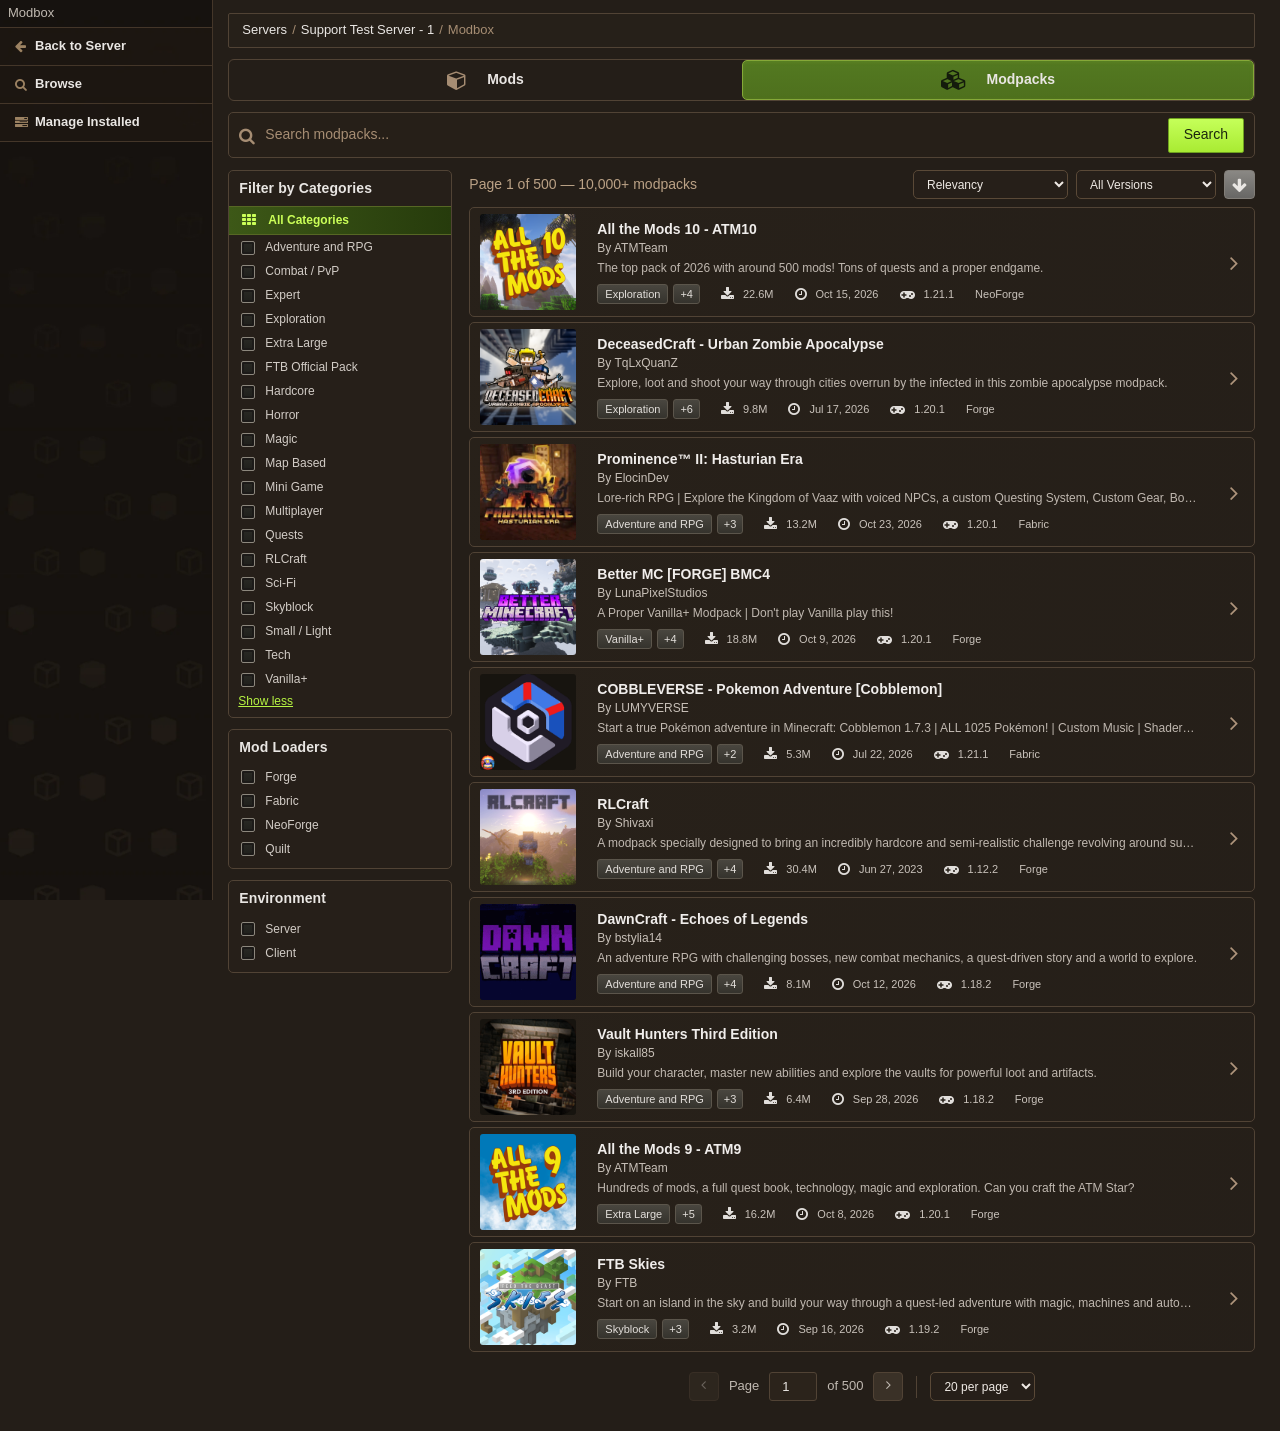
<file: index.html>
<!doctype html>
<html lang="en">
<head>
  <meta charset="utf-8">
  <meta name="viewport" content="width=device-width, initial-scale=1">
  <meta name="description" content="Static concept for browsing modpacks inside the Apex Hosting Modbox panel.">
  <title>Modbox — Modpacks concept</title>
  <link rel="icon" href="assets/cube.svg" type="image/svg+xml">
  <link rel="stylesheet" href="styles.css">
</head>
<body>
  <aside class="panel-sidebar" aria-label="Modbox navigation">
    <div class="sidebar-title">Modbox</div>
    <div class="panel-nav-item"><i class="fa" aria-hidden="true">&#xf060;</i>Back to Server</div>
    <div class="panel-nav-item" aria-current="page"><i class="fa" aria-hidden="true">&#xf002;</i>Browse</div>
    <div class="panel-nav-item"><i class="fa" aria-hidden="true">&#xf0ae;</i>Manage Installed</div>
  </aside>

  <main id="main-content">
    <nav class="breadcrumb" aria-label="Breadcrumb"><span>Servers</span><span class="slash">/</span><span>Support Test Server - 1</span><span class="slash">/</span><span class="muted">Modbox</span></nav>

    <div class="resource-tabs" aria-label="Resource type">
      <button class="resource-tab" type="button" aria-pressed="false"><i class="fa" aria-hidden="true">&#xf1b2;</i>Mods</button>
      <button class="resource-tab active" type="button" aria-pressed="true"><i class="fa" aria-hidden="true">&#xf1b3;</i>Modpacks</button>
    </div>

    <div class="search-box" role="search">
      <i class="fa" aria-hidden="true">&#xf002;</i>
      <input type="search" aria-label="Search modpacks" placeholder="Search modpacks..." maxlength="64">
      <button class="search-button" type="button">Search</button>
    </div>

    <div class="browse-content">
      <aside class="filters" aria-label="Modpack filters">
        <section class="filter-section" aria-labelledby="categories-heading">
          <h2 id="categories-heading">Filter by Categories</h2>
          <button id="all-categories" class="all-categories active" type="button" aria-pressed="true"><i class="fa" aria-hidden="true">&#xf00a;</i>All Categories</button>
          <div id="category-options" class="filter-options"></div>
          <button class="show-less" type="button" aria-expanded="true" aria-controls="category-options">Show less</button>
        </section>
        <section class="filter-section" aria-labelledby="loaders-heading">
          <h2 id="loaders-heading">Mod Loaders</h2>
          <div class="filter-options">
            <label><input type="checkbox" name="loader" value="forge">Forge</label>
            <label><input type="checkbox" name="loader" value="fabric">Fabric</label>
            <label><input type="checkbox" name="loader" value="neoforge">NeoForge</label>
            <label><input type="checkbox" name="loader" value="quilt">Quilt</label>
          </div>
        </section>
        <section class="filter-section" aria-labelledby="environment-heading">
          <h2 id="environment-heading">Environment</h2>
          <div class="filter-options"><label><input type="checkbox" name="environment" value="server">Server</label><label><input type="checkbox" name="environment" value="client">Client</label></div>
        </section>
      </aside>

      <section class="results" aria-label="Available modpacks">
        <div class="results-header">
          <span class="results-count">Page 1 of 500 — 10,000+ modpacks</span>
          <div class="sort-controls">
            <select aria-label="Sort modpacks"><option>Relevancy</option><option>Popularity</option><option>Latest Update</option><option>Creation Date</option><option>Total Downloads</option></select>
            <select aria-label="Minecraft version"><option>All Versions</option><option>1.21.1</option><option>1.20.1</option><option>1.19.2</option><option>1.18.2</option><option>1.16.5</option><option>1.12.2</option></select>
            <button class="sort-direction" type="button" aria-label="Descending order" aria-pressed="false"><i class="fa" aria-hidden="true">&#xf063;</i></button>
          </div>
        </div>
        <div id="modpack-list" class="modpack-list"></div>
        <div class="pagination" aria-label="Pagination preview">
          <button type="button" disabled aria-label="Previous page"><i class="fa" aria-hidden="true">&#xf104;</i></button>
          <span>Page</span><input type="number" value="1" min="1" max="500" aria-label="Page"><span>of 500</span>
          <button type="button" aria-label="Next page"><i class="fa" aria-hidden="true">&#xf105;</i></button>
          <span class="page-divider"></span><select aria-label="Results per page"><option>20 per page</option><option>10 per page</option><option>50 per page</option></select>
        </div>
      </section>
    </div>
  </main>
  <script src="script.js"></script>
</body>
</html>
</file>
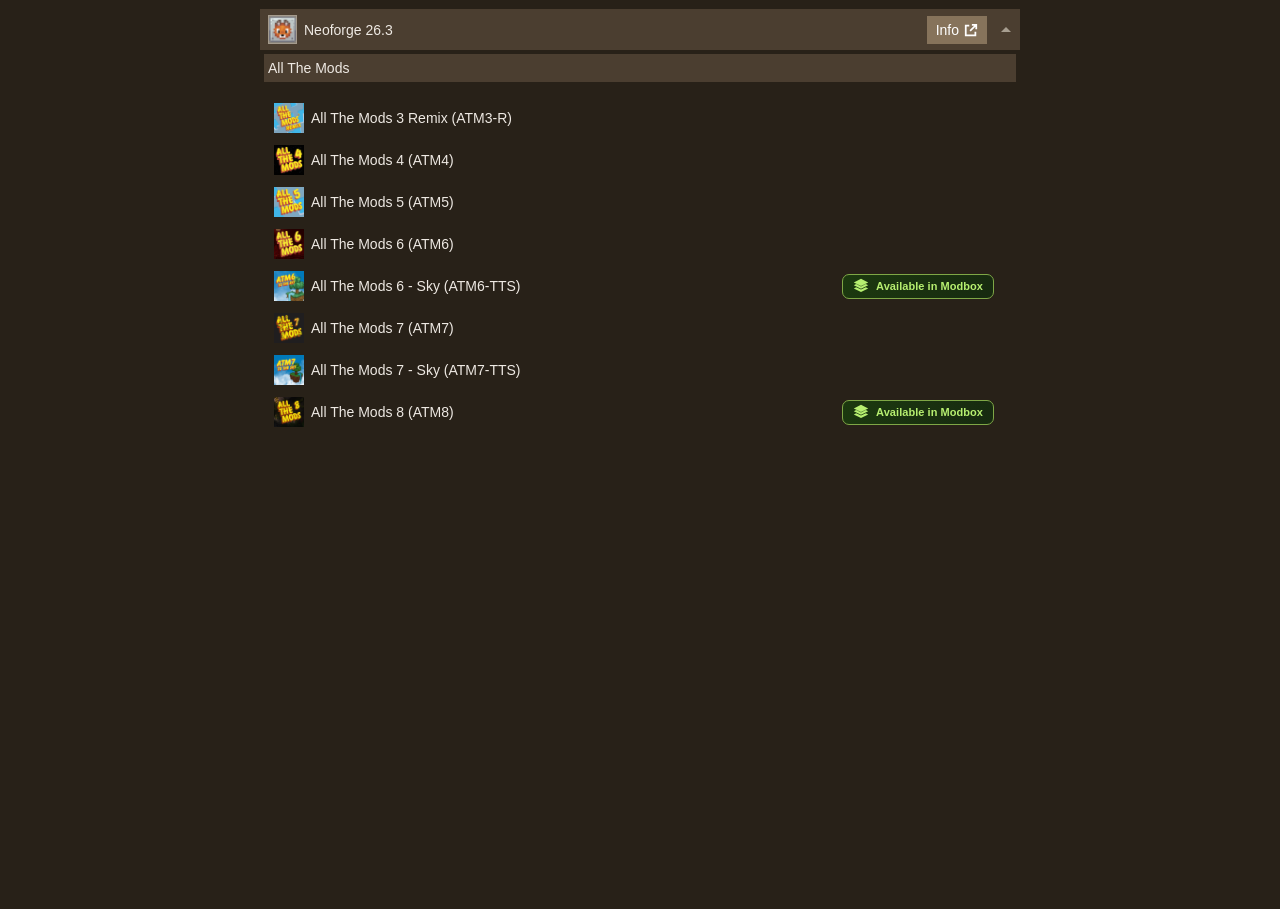
<file: dropdown.html>
<!doctype html>
<html lang="en">
<head>
  <meta charset="utf-8">
  <meta name="viewport" content="width=device-width, initial-scale=1">
  <meta name="description" content="Concept for showing curated modpacks and modpacks available through Modbox in the same game file dropdown.">
  <title>Game file dropdown — Modbox concept</title>
  <link rel="icon" href="assets/cube.svg" type="image/svg+xml">
  <style>
    :root{color-scheme:dark;--bg:#282118;--field:#4b3e30;--text:#eee9e3;--green:#b7ef70}
    *{box-sizing:border-box}
    body{margin:0;min-height:100vh;background:var(--bg);color:var(--text);font:14px Arial,Helvetica,sans-serif}
    .game-file{width:min(100% - 38px,760px);margin:9px auto 20px}
    .current-selection{display:flex;align-items:center;gap:7px;height:41px;padding:5px 8px;background:var(--field)}
    .current-selection>img{width:29px;height:29px;object-fit:contain;background:#8b857c;border:1px solid #a59b8d}
    .current-name{flex:1}
    .info{display:flex;align-items:center;gap:5px;background:#86735b;padding:6px 9px;color:#fff;font-size:14px}
    .info svg{width:14px;height:14px}
    .caret{margin:0 1px 0 7px;width:0;height:0;border-left:5px solid transparent;border-right:5px solid transparent;border-bottom:5px solid #a79e90}
    .search{display:block;width:calc(100% - 8px);height:28px;margin:4px 4px 3px;padding:3px 4px;border:0;border-radius:0;background:var(--field);color:var(--text);font:inherit}
    .search:focus-visible,.pack:focus-visible{outline:2px solid var(--green);outline-offset:-2px}
    .options{height:354px;overflow-y:scroll;scrollbar-color:#8d785a #1b1409;scrollbar-width:thin;padding:12px 10px 0 12px}
    .options::-webkit-scrollbar{width:10px}
    .options::-webkit-scrollbar-track{background:#1b1409;border-radius:8px}
    .options::-webkit-scrollbar-thumb{background:#8d785a;border:3px solid #1b1409;border-radius:8px}
    .pack{display:flex;align-items:center;gap:7px;width:100%;min-height:42px;padding:5px 16px 5px 2px;border:0;background:transparent;color:var(--text);text-align:left;font:inherit;cursor:default}
    .pack:hover{background:#ffffff05}
    .pack>img{width:30px;height:30px;object-fit:cover;flex:none}
    .pack-name{flex:1;min-width:0;line-height:1.35}
    .modbox-tag{display:inline-flex;align-items:center;justify-content:center;gap:7px;flex:none;white-space:nowrap;min-height:25px;padding:3px 10px;border:1px solid #7fa746;border-radius:7px;background:linear-gradient(110deg,#1c390f,#172a10);color:var(--green);font-size:11px;font-weight:600;letter-spacing:.05px}
    .modbox-tag svg{width:16px;height:16px;flex:none;fill:currentColor}
    @media(max-width:560px){.game-file{width:calc(100% - 20px);margin-top:10px}.options{height:400px;padding-left:5px;padding-right:3px}.pack{padding-right:6px;gap:8px;min-height:49px}.pack-name{font-size:12px}.modbox-tag{font-size:10px;gap:5px;padding:3px 6px}.modbox-tag svg{width:13px;height:13px}}
  </style>
</head>
<body>
  <svg xmlns="http://www.w3.org/2000/svg" aria-hidden="true" style="position:absolute;width:0;height:0;overflow:hidden">
    <symbol id="layers" viewBox="0 0 20 20"><path d="m10 1 9 4.5-9 4.5-9-4.5ZM1 9l3-1.5 6 3 6-3L19 9l-9 4.5ZM1 13l3-1.5 6 3 6-3 3 1.5-9 4.5Z"/></symbol>
  </svg>
  <main class="game-file" aria-label="Game file selection concept">
    <div class="current-selection">
      <img src="assets/dropdown/neoforge.png" alt="" width="29" height="29">
      <span class="current-name">Neoforge 26.3</span>
      <span class="info">Info <svg viewBox="0 0 16 16" fill="none" stroke="currentColor" stroke-width="2" aria-hidden="true"><path d="M9 2h5v5M14 2 7 9M6 3H2v11h11v-4"/></svg></span>
      <span class="caret" aria-hidden="true"></span>
    </div>
    <input class="search" type="text" value="All The Mods" aria-label="Search game files" spellcheck="false">
    <div class="options" aria-label="Game file options">
      <button class="pack" type="button"><img src="assets/dropdown/all-the-mods-3-remix.png" alt="" width="30" height="30"><span class="pack-name">All The Mods 3 Remix (ATM3-R)</span></button>
      <button class="pack" type="button"><img src="assets/dropdown/all-the-mods-4.png" alt="" width="30" height="30"><span class="pack-name">All The Mods 4 (ATM4)</span></button>
      <button class="pack" type="button"><img src="assets/dropdown/all-the-mods-5.png" alt="" width="30" height="30"><span class="pack-name">All The Mods 5 (ATM5)</span></button>
      <button class="pack" type="button"><img src="assets/dropdown/all-the-mods-6.png" alt="" width="30" height="30"><span class="pack-name">All The Mods 6 (ATM6)</span></button>
      <button class="pack" type="button"><img src="assets/dropdown/all-the-mods-6-sky.png" alt="" width="30" height="30"><span class="pack-name">All The Mods 6 - Sky (ATM6-TTS)</span><span class="modbox-tag"><svg aria-hidden="true"><use href="#layers"/></svg>Available in Modbox</span></button>
      <button class="pack" type="button"><img src="assets/dropdown/all-the-mods-7.png" alt="" width="30" height="30"><span class="pack-name">All The Mods 7 (ATM7)</span></button>
      <button class="pack" type="button"><img src="assets/dropdown/all-the-mods-7-to-the-sky.png" alt="" width="30" height="30"><span class="pack-name">All The Mods 7 - Sky (ATM7-TTS)</span></button>
      <button class="pack" type="button"><img src="assets/dropdown/all-the-mods-8.png" alt="" width="30" height="30"><span class="pack-name">All The Mods 8 (ATM8)</span><span class="modbox-tag"><svg aria-hidden="true"><use href="#layers"/></svg>Available in Modbox</span></button>
    </div>
  </main>
</body>
</html>
</file>
<file: styles.css>
@font-face{font-family:FontAwesome;src:url('assets/fontawesome-webfont.woff2') format('woff2');font-weight:normal;font-style:normal;font-display:block}
:root{color-scheme:dark;--bg:#241e18;--text:#e9e6e3;--secondary:#c0b9b1;--muted:#a68d73;--border:#514335;--lime:#b6f442;--nav-width:16.666667vw;--topbar:0px}
*{box-sizing:border-box}
body{margin:0;background:var(--bg) url('assets/apex-dark-bg-new.png') center top / cover no-repeat fixed;color:var(--text);font:13px Arial,Helvetica,sans-serif;line-height:1.4}
button,input,select{font:inherit}
button,select,input[type=checkbox]{cursor:pointer}
button{color:inherit}
button:focus-visible,input:focus-visible,select:focus-visible{outline:2px solid var(--lime);outline-offset:2px}
.fa{display:inline-block;font:normal normal normal 14px/1 FontAwesome;text-rendering:auto;-webkit-font-smoothing:antialiased}
.topbar{position:fixed;z-index:10;top:0;left:0;right:0;height:var(--topbar);display:flex;align-items:center;background:linear-gradient(#2e261e,#241d17);border-bottom:1px solid var(--border);box-shadow:0 1px 4px #0003;white-space:nowrap}
.brand{display:flex;align-items:center;gap:2px;padding:0 8px;font-size:17px;letter-spacing:.1px;font-weight:900;line-height:1}
.brand img{margin:0 0 0 1px}
.support-link{display:flex;align-items:center;gap:9px;margin-left:19px;font-size:12px}
.support-link .fa{font-size:23px}
.knowledgebase{display:flex;align-items:center;gap:20px;margin-left:25px;color:var(--muted);font-size:13px;flex:1}
.knowledgebase .fa{font-size:21px;color:#efedeb}
.header-tools{display:flex;align-items:center;gap:21px;margin:0 19px}
.header-tools .fa{font-size:19px}
.account{display:flex;align-items:center;gap:10px;font-size:12px;margin-right:11px}
.account .fa{font-size:21px}
.power{height:44px;width:40px;display:grid;place-items:center;background:linear-gradient(#f44d68,#f32949);border-left:1px solid #ff788c}
.power .fa{font-size:23px}
.panel-sidebar{position:fixed;inset:var(--topbar) auto 0 0;width:var(--nav-width);border-right:1px solid #443629;background:transparent;overflow:auto}
.sidebar-title{padding:4px 8px;height:28px;color:var(--secondary);border-bottom:1px solid #443629}
.panel-nav-item{display:flex;align-items:center;gap:9px;height:38px;padding:0 15px;border-bottom:1px solid #443629;font-weight:700;background:#2d241b45}
.panel-nav-item .fa{font-size:13px;color:#9c8262;width:11px}
main{margin-left:var(--nav-width);padding:13px 25px 24px 15px;min-height:100vh;background:var(--bg)}
.breadcrumb{display:flex;gap:5px;align-items:center;height:35px;padding:0 13px;border:1px solid var(--border);border-radius:2px;margin-bottom:11px;background:#2e251c40;font-size:13px}
.muted,.slash{color:var(--muted)}
.resource-tabs{display:flex;height:42px;margin-bottom:11px;border:1px solid var(--border);border-radius:6px;overflow:hidden}
.resource-tab{width:50%;display:flex;align-items:center;justify-content:center;gap:20px;background:transparent;border:0;border-radius:5px;font-size:14px;font-weight:700;cursor:default}
.resource-tab .fa{font-size:20px;color:var(--muted)}
.resource-tab.active{background:linear-gradient(#537921,#4e701d);border:1px solid #85a838;box-shadow:inset 0 1px 4px #b6f44218}
.resource-tab.active .fa{color:#141b0c}
.search-box{display:flex;align-items:center;height:46px;gap:10px;padding:5px 10px;border:1px solid var(--border);border-radius:5px;background:#2d241b35;margin-bottom:12px}
.search-box>.fa{font-size:17px;color:var(--muted)}
.search-box input{flex:1;min-width:0;border:0;outline:0;background:transparent;color:var(--text);padding:5px 0;font-size:14px}
.search-box input::placeholder{color:var(--muted);opacity:1}
.search-button{height:35px;padding:0 15px;color:#1c260e;background:linear-gradient(#c5ff59,#a9eb33);border:1px solid #6fa120;border-radius:2px;font-size:14px;cursor:default}
.browse-content{display:grid;grid-template-columns:224px minmax(0,1fr);gap:17px}
.filter-section{margin:0 0 11px;border:1px solid var(--border);border-radius:5px;overflow:hidden;background:#2a221b50;padding-bottom:7px}
.filter-section h2{margin:0;font-size:14px;letter-spacing:.1px;padding:8px 10px 7px;font-weight:700}
.all-categories{display:flex;align-items:center;gap:12px;height:29px;width:100%;text-align:left;padding:0 13px;border:1px solid transparent;border-left:0;border-right:0;background:transparent;font-weight:700;font-size:12px}
.all-categories.active{color:#cbff58;background:linear-gradient(90deg,#3d5817,#263b0c);border-color:#566724}
.filter-options{display:flex;flex-direction:column;padding:1px 12px 0}
.filter-options label{display:flex;align-items:center;gap:10px;min-height:24px;color:#d2ccc6;font-size:12px;cursor:pointer}
.filter-options label:has(input:checked){color:var(--lime)}
.filter-options input{appearance:none;-webkit-appearance:none;flex:none;width:14px;height:14px;margin:0;border:1px solid #8c877d;border-radius:2px;background:linear-gradient(#292924,#1f1f1b);box-shadow:inset 0 0 0 2px #1c1a18}
.filter-options input:checked{background:var(--lime);border-color:var(--lime);position:relative}
.filter-options input:checked:after{content:'\f00c';font-family:FontAwesome;position:absolute;left:1px;top:-2px;font-size:11px;color:#17200b}
.show-less{border:0;padding:1px 9px 0;background:transparent;color:var(--lime);text-decoration:underline;font-size:12px}
.filter-options.collapsed label:nth-child(n+9){display:none}
.results{min-width:0}
.results-header{height:29px;display:flex;justify-content:space-between;align-items:center;gap:10px;margin-bottom:8px}
.results-count{color:#bba286;white-space:nowrap;font-size:14px}
.sort-controls{display:flex;gap:8px;height:29px}
select{background:#261f19;color:#eee9e4;border:1px solid #5a4937;border-radius:5px;height:29px;padding:3px 9px;font-size:12px}
.sort-controls select:first-child{width:155px}
.sort-controls select:nth-child(2){width:140px}
.sort-direction{display:grid;place-items:center;width:31px;border:1px solid #827e78;background:linear-gradient(#8a8884,#686765);border-radius:4px}
.sort-direction .fa{font-size:16px}
.modpack-list{display:flex;flex-direction:column;gap:5px}
.modpack{display:flex;gap:21px;align-items:center;min-height:109px;padding:6px 10px;border:1px solid var(--border);border-radius:5px;background:linear-gradient(110deg,#30271d55,#2a231c35)}
.modpack-thumb{display:block;width:96px;height:96px;object-fit:cover;border-radius:3px;flex-shrink:0;background:#17140f}
.modpack-content{flex:1;min-width:0;align-self:center}
.modpack h3{font-size:14px;line-height:1.3;font-weight:700;margin:0 0 2px;color:#f0edeb}
.modpack-author{margin:0 0 3px;color:#c8c0b8;font-size:12px}
.modpack-summary{margin:0 0 8px;font-size:12px;color:#c0b8b0;line-height:1.4;white-space:nowrap;overflow:hidden;text-overflow:ellipsis}
.modpack-meta{display:flex;gap:21px;align-items:center;color:#c9c2bb;font-size:11px;min-height:20px}
.tags{display:flex;gap:5px;flex-shrink:0}
.tag{padding:1px 7px;color:#e3dfdb;border:1px solid #5b554b;border-radius:3px;background:linear-gradient(#49463f,#35332d);font-size:11px;line-height:16px;white-space:nowrap}
.tag-extra{padding:1px 6px}
.stat{display:flex;align-items:center;gap:9px;white-space:nowrap}
.stat .fa{font-size:14px;color:#e1dedb}
.modpack-arrow{color:#ae947b;font-size:23px;padding:0 6px 0 12px}
.pagination{display:flex;align-items:center;justify-content:center;gap:10px;color:var(--secondary);padding:20px 0 6px}
.pagination button{height:29px;width:30px;border:1px solid var(--border);border-radius:4px;background:#3a3127;cursor:default}
.pagination button:disabled{opacity:.45}
.pagination input{width:48px;height:29px;text-align:center;color:var(--text);border:1px solid var(--border);border-radius:3px;background:#2b231b}
.page-divider{height:22px;width:1px;background:var(--border);margin:0 3px}
@media(min-width:1800px){:root{--nav-width:300px}}
@media(max-width:1250px){:root{--nav-width:200px}.header-tools{gap:15px;margin:0 15px}.knowledgebase{gap:10px}.browse-content{grid-template-columns:200px minmax(0,1fr);gap:12px}.modpack{gap:14px}.modpack-meta{gap:13px}.results-count{font-size:12px}.sort-controls{gap:5px}.sort-controls select:first-child{width:125px}.sort-controls select:nth-child(2){width:115px}}
@media(max-width:1050px){.knowledgebase span{display:none}.header-tools{gap:13px}.modpack-meta{gap:10px;flex-wrap:wrap}.modpack-summary{margin-bottom:5px}.modpack{min-height:109px}.modpack-thumb{width:84px;height:84px}.modpack-arrow{padding-left:0}.results-header{height:auto;min-height:29px;flex-wrap:wrap}.results-count{font-size:13px}}
@media(max-width:800px){:root{--nav-width:170px}.brand{font-size:14px}.brand img{width:25px}.support-link{margin-left:12px}.header-tools{display:none}.knowledgebase{margin-left:18px}main{padding-right:14px}.browse-content{grid-template-columns:160px minmax(0,1fr);gap:12px}.filter-options{padding-left:9px;padding-right:6px}.filter-options label{gap:7px}.filter-section h2{font-size:13px}.all-categories{padding-left:10px;gap:9px}.modpack{gap:10px;padding:9px}.modpack-thumb{width:68px;height:68px}.modpack-summary{white-space:normal}.modpack-meta{gap:7px}.modpack-arrow{padding-right:0}.results-count{font-size:12px}.sort-controls{width:100%}.sort-controls select{flex:1}.results-header{margin-bottom:8px}}
@media(max-width:580px){:root{--nav-width:0px;--topbar:0px}.panel-sidebar{display:none}.support-link,.knowledgebase{display:none}.account{margin-left:auto;font-size:11px}.brand{font-size:15px}.brand img{width:28px}main{padding:11px 10px 15px}.breadcrumb{font-size:11px;padding:0 9px}.resource-tab{gap:12px}.browse-content{grid-template-columns:minmax(0,1fr)}.filters{display:grid;grid-template-columns:repeat(2,minmax(0,1fr));gap:8px}.filter-section{margin:0}.filter-section:first-child{grid-row:span 2}.filter-section h2{font-size:12px}.filter-options label{min-height:24px;font-size:11px}.filter-options:not(.collapsed) label:nth-child(n+9){display:none}.modpack{min-height:110px}.modpack-thumb{width:68px;height:68px}.modpack h3{font-size:13px}.modpack-summary{font-size:11px}.modpack-author{font-size:11px}.modpack-meta{gap:7px;font-size:10px}.tag{font-size:10px}.stat{gap:5px}.results-header{margin-top:4px}.sort-controls{width:auto;flex:1;justify-content:flex-end}.sort-controls select:first-child{width:110px}.sort-controls select:nth-child(2){width:105px}.show-less{display:none}}
</file>
